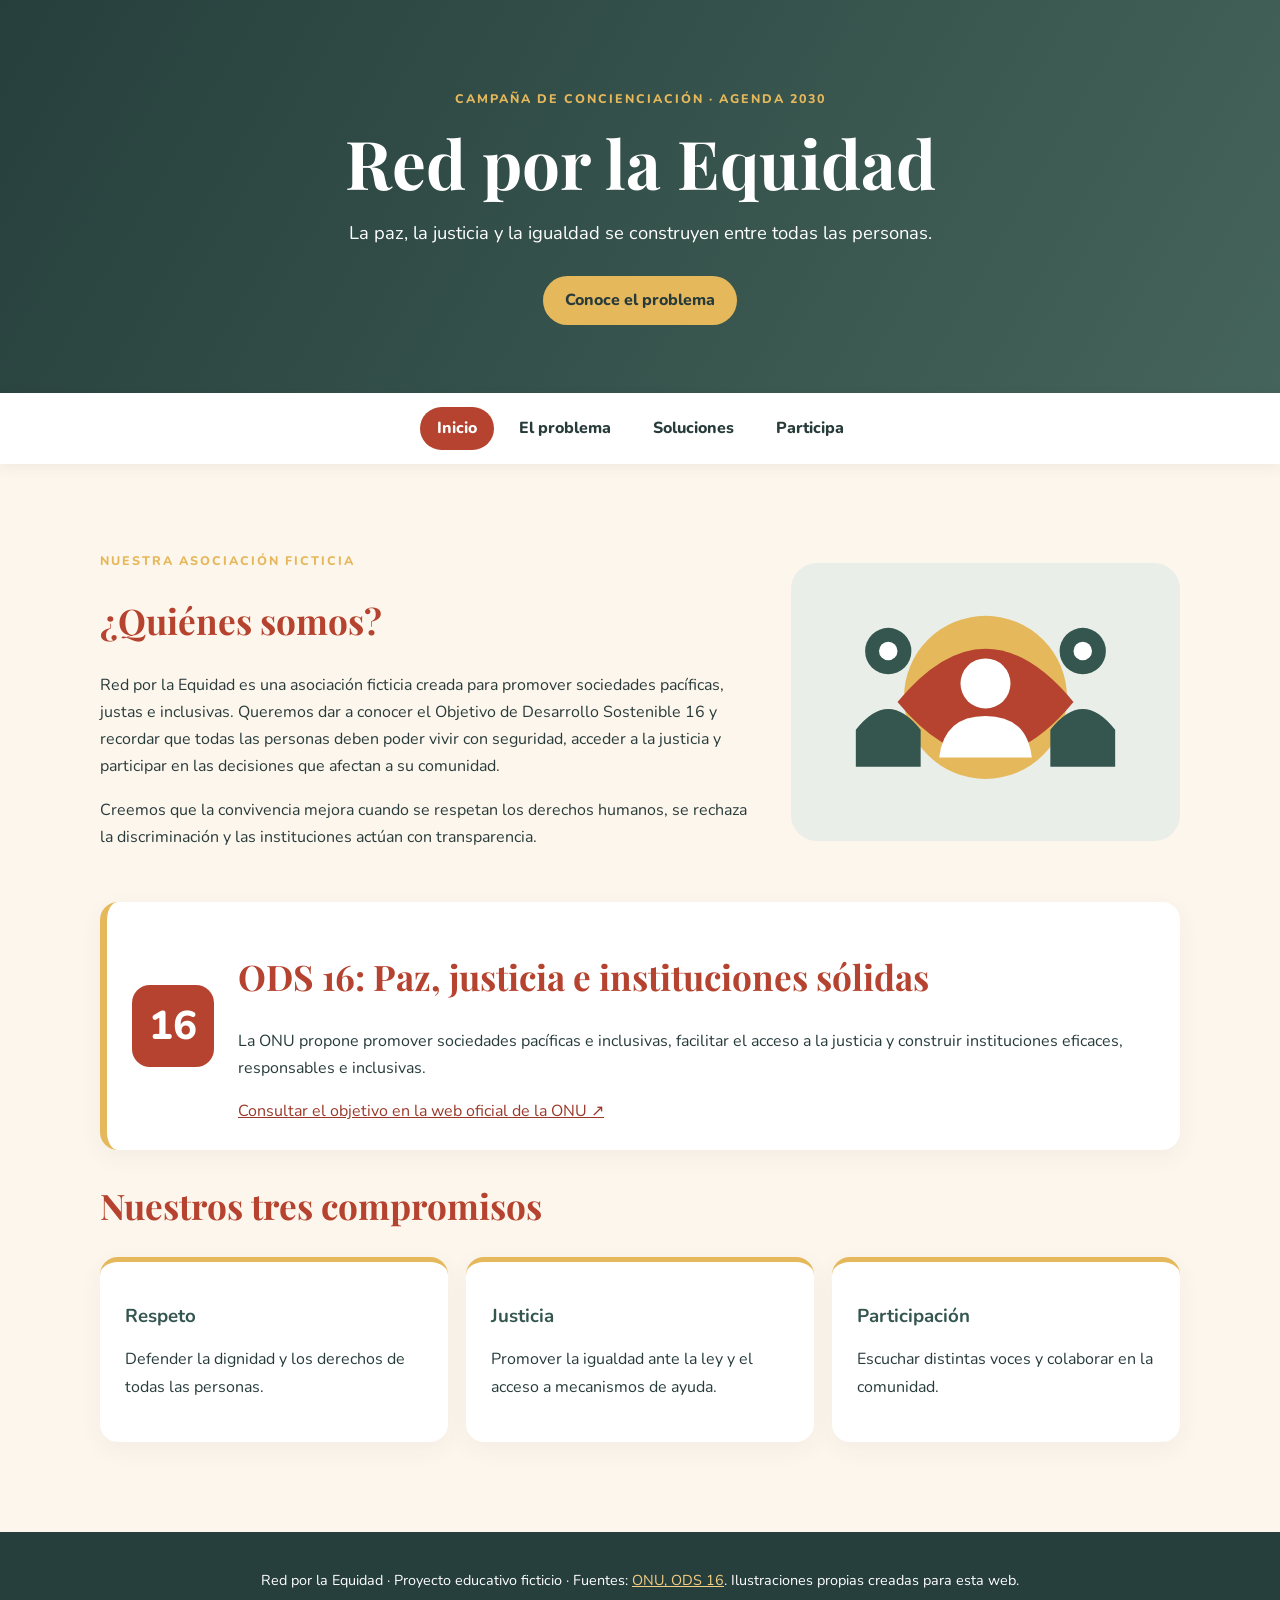
<file: index.html>
<!DOCTYPE html>
<html lang="es">
<head>
  <meta charset="UTF-8">
  <meta name="viewport" content="width=device-width, initial-scale=1">
  <title>Red por la Equidad | ODS 16</title>
  <link rel="stylesheet" href="style.css">
</head>
<body>
  <header class="hero">
    <div class="contenedor">
      <p class="etiqueta">CAMPAÑA DE CONCIENCIACIÓN · AGENDA 2030</p>
      <h1>Red por la Equidad</h1>
      <p class="subtitulo">La paz, la justicia y la igualdad se construyen entre todas las personas.</p>
      <a class="boton" href="problema.html">Conoce el problema</a>
    </div>
  </header>
  <nav aria-label="Menú principal">
    <a class="activo" href="index.html">Inicio</a>
    <a href="problema.html">El problema</a>
    <a href="soluciones.html">Soluciones</a>
    <a href="participa.html">Participa</a>
  </nav>
  <main class="contenedor">
    <section class="presentacion">
      <div>
        <p class="etiqueta">NUESTRA ASOCIACIÓN FICTICIA</p>
        <h2>¿Quiénes somos?</h2>
        <p>Red por la Equidad es una asociación ficticia creada para promover sociedades pacíficas, justas e inclusivas. Queremos dar a conocer el Objetivo de Desarrollo Sostenible 16 y recordar que todas las personas deben poder vivir con seguridad, acceder a la justicia y participar en las decisiones que afectan a su comunidad.</p>
        <p>Creemos que la convivencia mejora cuando se respetan los derechos humanos, se rechaza la discriminación y las instituciones actúan con transparencia.</p>
      </div>
      <img src="img/red-equidad.svg" alt="Ilustración de varias personas unidas alrededor de un símbolo de igualdad">
    </section>
    <section class="tarjeta ods">
      <span class="numero">16</span>
      <div>
        <h2>ODS 16: Paz, justicia e instituciones sólidas</h2>
        <p>La ONU propone promover sociedades pacíficas e inclusivas, facilitar el acceso a la justicia y construir instituciones eficaces, responsables e inclusivas.</p>
        <a href="https://sdgs.un.org/goals/goal16" target="_blank" rel="noopener">Consultar el objetivo en la web oficial de la ONU ↗</a>
      </div>
    </section>
    <section>
      <h2>Nuestros tres compromisos</h2>
      <div class="rejilla">
        <article class="mini"><h3>Respeto</h3><p>Defender la dignidad y los derechos de todas las personas.</p></article>
        <article class="mini"><h3>Justicia</h3><p>Promover la igualdad ante la ley y el acceso a mecanismos de ayuda.</p></article>
        <article class="mini"><h3>Participación</h3><p>Escuchar distintas voces y colaborar en la comunidad.</p></article>
      </div>
    </section>
  </main>
  <footer><p>Red por la Equidad · Proyecto educativo ficticio · Fuentes: <a href="https://sdgs.un.org/goals/goal16">ONU, ODS 16</a>. Ilustraciones propias creadas para esta web.</p></footer>
</body>
</html>
</file>
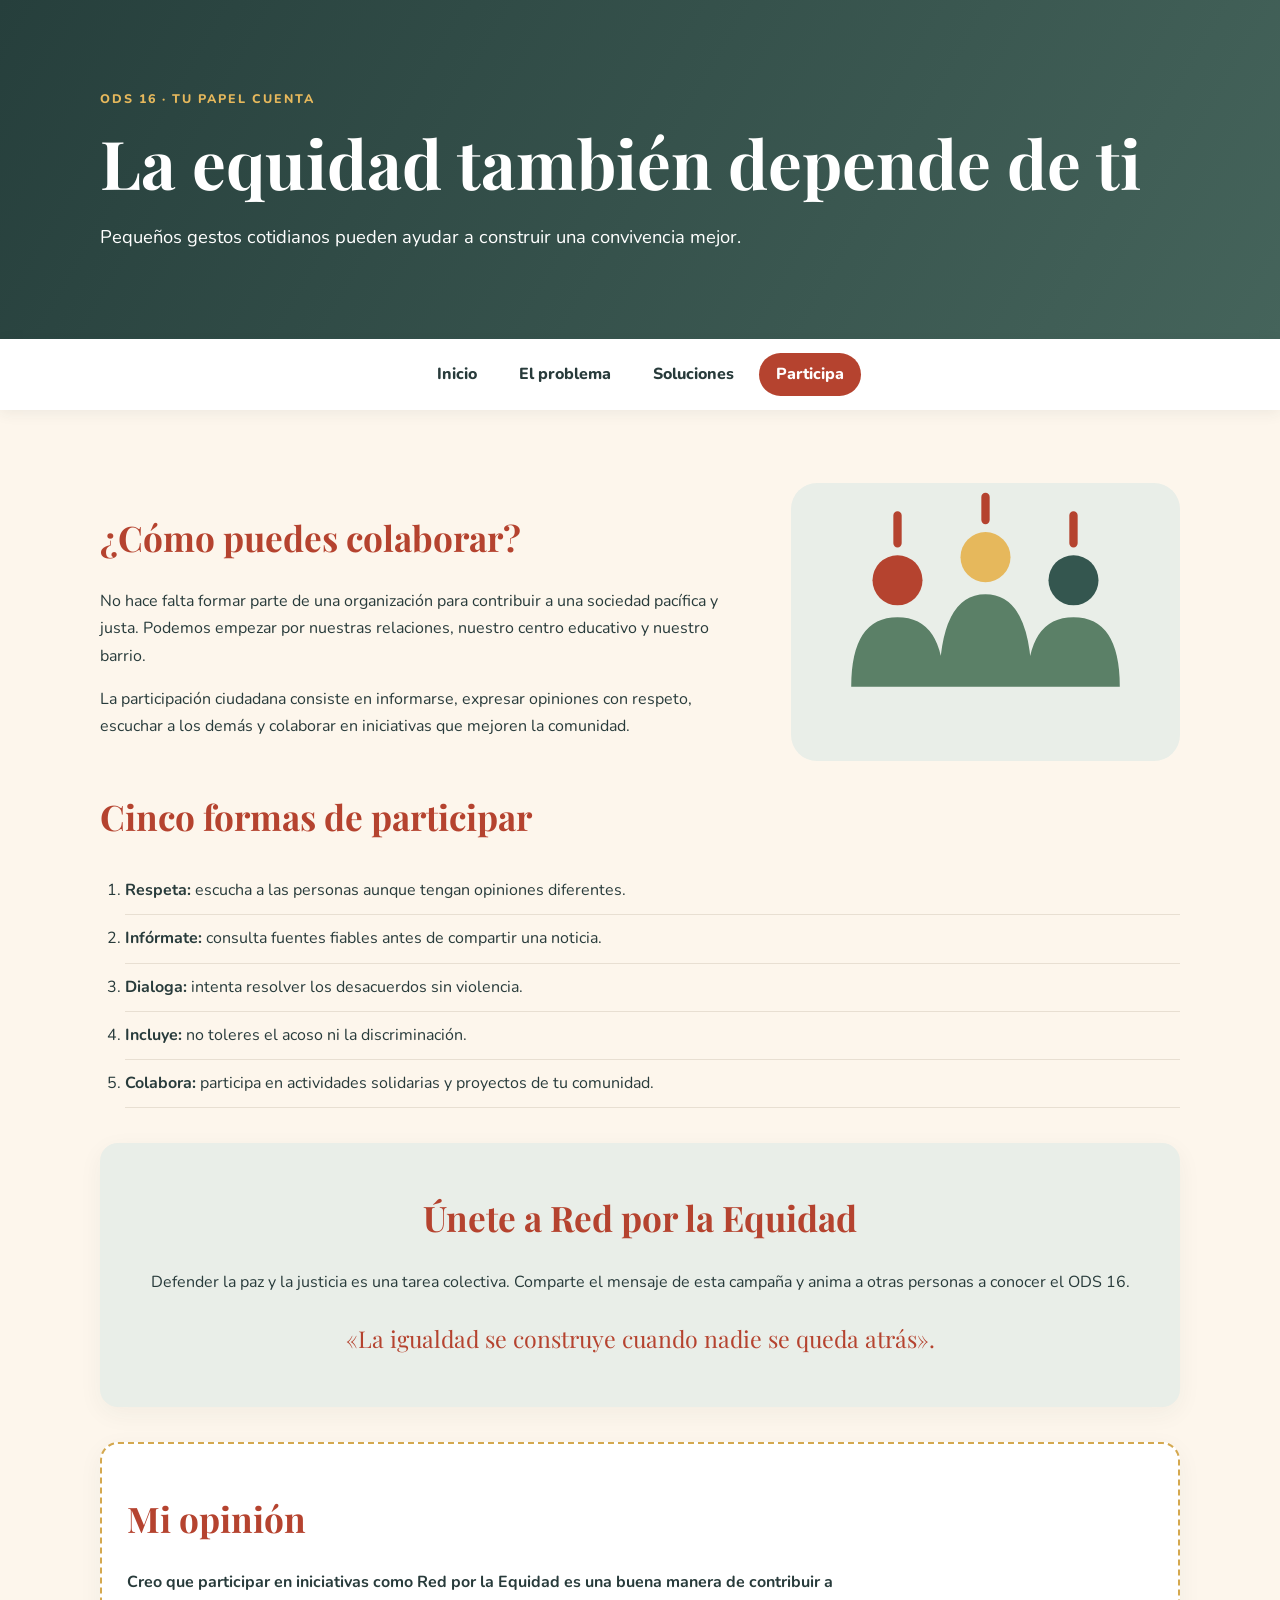
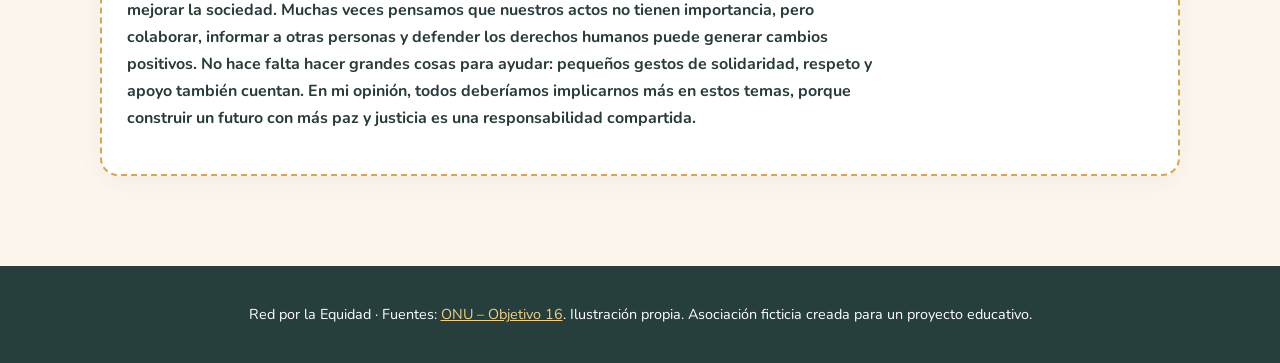
<file: participa.html>
<!DOCTYPE html>
<html lang="es">
<head>
  <meta charset="UTF-8">
  <meta name="viewport" content="width=device-width, initial-scale=1">
  <title>Participa | Red por la Equidad</title>
  <link rel="stylesheet" href="style.css">
</head>
<body>
  <header class="cabecera"><div class="contenedor"><p class="etiqueta">ODS 16 · TU PAPEL CUENTA</p><h1>La equidad también depende de ti</h1><p class="subtitulo">Pequeños gestos cotidianos pueden ayudar a construir una convivencia mejor.</p></div></header>
  <nav aria-label="Menú principal">
    <a href="index.html">Inicio</a><a href="problema.html">El problema</a><a href="soluciones.html">Soluciones</a><a class="activo" href="participa.html">Participa</a>
  </nav>
  <main class="contenedor">
    <section class="presentacion">
      <div><h2>¿Cómo puedes colaborar?</h2>
        <p>No hace falta formar parte de una organización para contribuir a una sociedad pacífica y justa. Podemos empezar por nuestras relaciones, nuestro centro educativo y nuestro barrio.</p>
        <p>La participación ciudadana consiste en informarse, expresar opiniones con respeto, escuchar a los demás y colaborar en iniciativas que mejoren la comunidad.</p>
      </div>
      <img src="img/participa.svg" alt="Ilustración de personas colaborando y levantando las manos">
    </section>
    <section><h2>Cinco formas de participar</h2>
      <ol class="pasos">
        <li><strong>Respeta:</strong> escucha a las personas aunque tengan opiniones diferentes.</li>
        <li><strong>Infórmate:</strong> consulta fuentes fiables antes de compartir una noticia.</li>
        <li><strong>Dialoga:</strong> intenta resolver los desacuerdos sin violencia.</li>
        <li><strong>Incluye:</strong> no toleres el acoso ni la discriminación.</li>
        <li><strong>Colabora:</strong> participa en actividades solidarias y proyectos de tu comunidad.</li>
      </ol>
    </section>
    <section class="tarjeta llamada"><h2>Únete a Red por la Equidad</h2><p>Defender la paz y la justicia es una tarea colectiva. Comparte el mensaje de esta campaña y anima a otras personas a conocer el ODS 16.</p><p class="frase">«La igualdad se construye cuando nadie se queda atrás».</p></section>
    <section class="opinion"><h2>Mi opinión</h2><p><strong>Creo que participar en iniciativas como Red por la Equidad es una buena manera de contribuir a<br> mejorar la sociedad. Muchas veces pensamos que nuestros actos no tienen importancia, pero<br> colaborar, informar a otras personas y defender los derechos humanos puede generar cambios<br> positivos. No hace falta hacer grandes cosas para ayudar: pequeños gestos de solidaridad, respeto y<br> apoyo también cuentan. En mi opinión, todos deberíamos implicarnos más en estos temas, porque<br> construir un futuro con más paz y justicia es una responsabilidad compartida.</strong></div></section>
  </main>
  <footer><p>Red por la Equidad · Fuentes: <a href="https://sdgs.un.org/goals/goal16">ONU – Objetivo 16</a>. Ilustración propia. Asociación ficticia creada para un proyecto educativo.</p></footer>
</body>
</html>
</file>
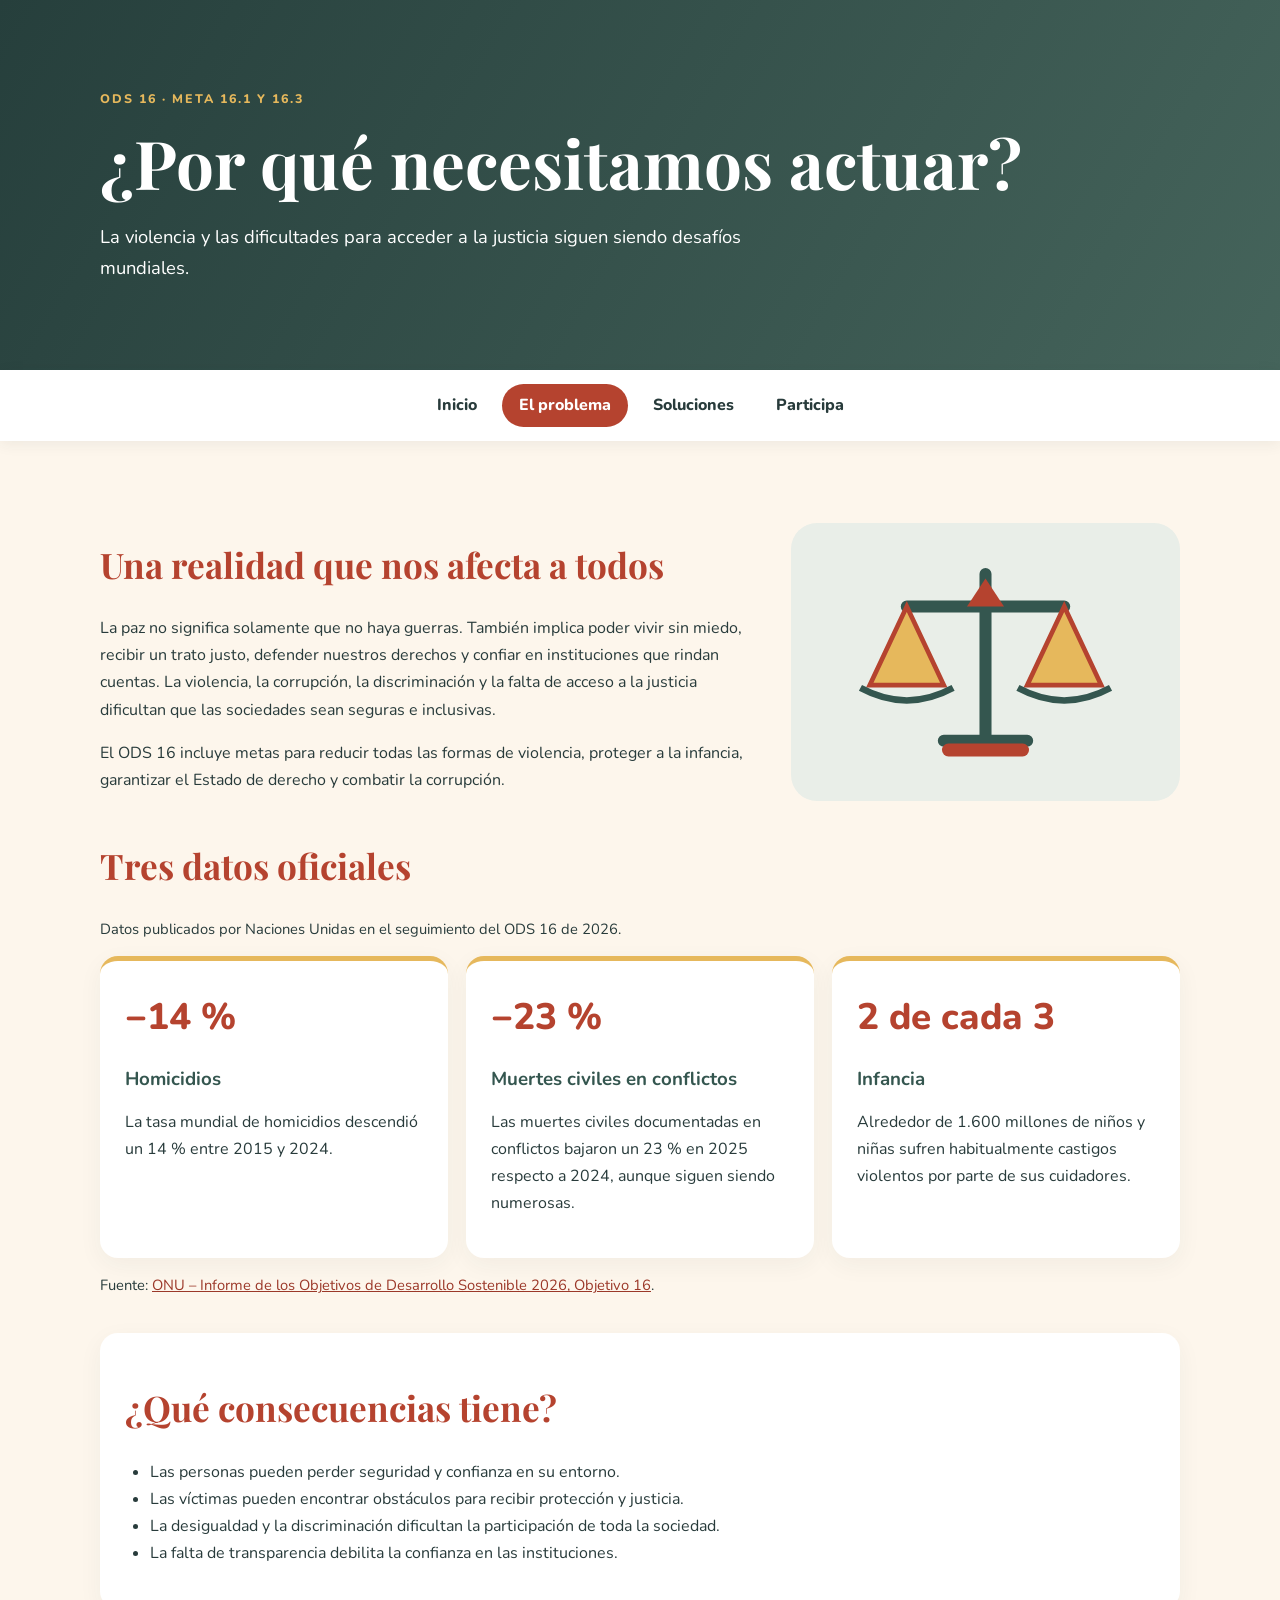
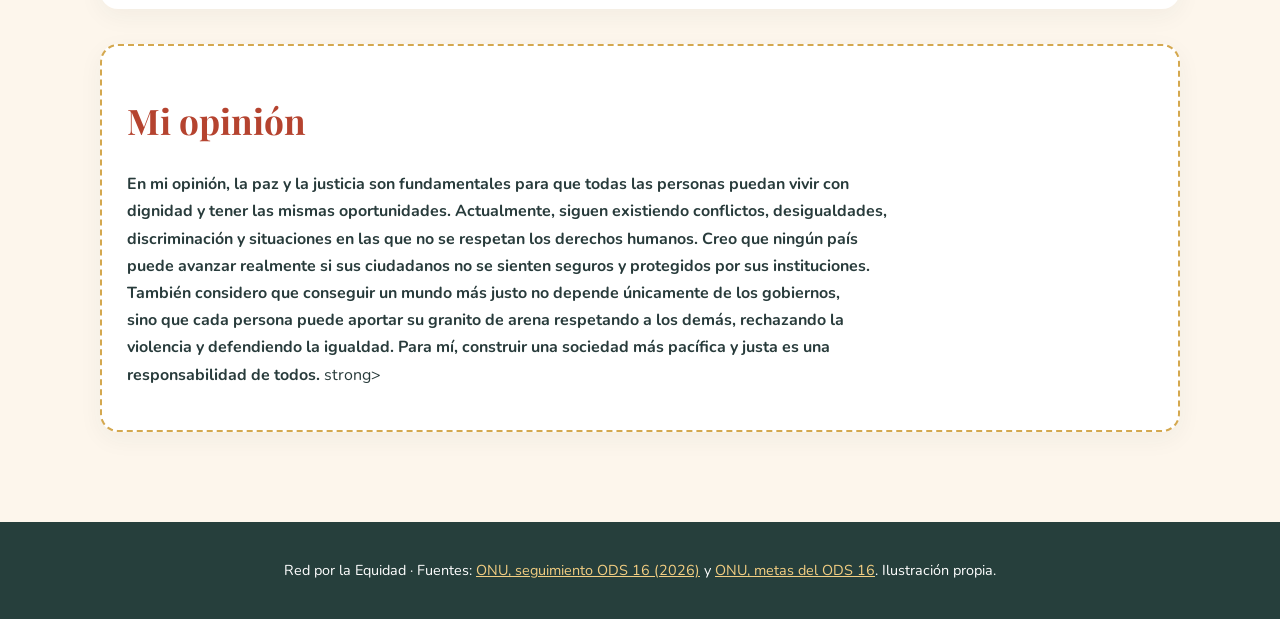
<file: problema.html>
<!DOCTYPE html>
<html lang="es">
<head>
  <meta charset="UTF-8">
  <meta name="viewport" content="width=device-width, initial-scale=1">
  <title>El problema | Red por la Equidad</title>
  <link rel="stylesheet" href="style.css">
</head>
<body>
  <header class="cabecera"><div class="contenedor"><p class="etiqueta">ODS 16 · META 16.1 Y 16.3</p><h1>¿Por qué necesitamos actuar?</h1><p class="subtitulo">La violencia y las dificultades para acceder a la justicia siguen siendo desafíos mundiales.</p></div></header>
  <nav aria-label="Menú principal">
    <a href="index.html">Inicio</a><a class="activo" href="problema.html">El problema</a><a href="soluciones.html">Soluciones</a><a href="participa.html">Participa</a>
  </nav>
  <main class="contenedor">
    <section class="presentacion">
      <div><h2>Una realidad que nos afecta a todos</h2>
        <p>La paz no significa solamente que no haya guerras. También implica poder vivir sin miedo, recibir un trato justo, defender nuestros derechos y confiar en instituciones que rindan cuentas. La violencia, la corrupción, la discriminación y la falta de acceso a la justicia dificultan que las sociedades sean seguras e inclusivas.</p>
        <p>El ODS 16 incluye metas para reducir todas las formas de violencia, proteger a la infancia, garantizar el Estado de derecho y combatir la corrupción.</p>
      </div>
      <img src="img/justicia.svg" alt="Ilustración de una balanza que representa la justicia">
    </section>
    <section>
      <h2>Tres datos oficiales</h2>
      <p class="nota">Datos publicados por Naciones Unidas en el seguimiento del ODS 16 de 2026.</p>
      <div class="rejilla datos">
        <article class="mini"><strong class="cifra">−14 %</strong><h3>Homicidios</h3><p>La tasa mundial de homicidios descendió un 14 % entre 2015 y 2024.</p></article>
        <article class="mini"><strong class="cifra">−23 %</strong><h3>Muertes civiles en conflictos</h3><p>Las muertes civiles documentadas en conflictos bajaron un 23 % en 2025 respecto a 2024, aunque siguen siendo numerosas.</p></article>
        <article class="mini"><strong class="cifra">2 de cada 3</strong><h3>Infancia</h3><p>Alrededor de 1.600 millones de niños y niñas sufren habitualmente castigos violentos por parte de sus cuidadores.</p></article>
      </div>
      <p class="fuente">Fuente: <a href="https://unstats.un.org/sdgs/report/2026/Goal-16/" target="_blank" rel="noopener">ONU – Informe de los Objetivos de Desarrollo Sostenible 2026, Objetivo 16</a>.</p>
    </section>
    <section class="tarjeta"><h2>¿Qué consecuencias tiene?</h2>
      <ul><li>Las personas pueden perder seguridad y confianza en su entorno.</li><li>Las víctimas pueden encontrar obstáculos para recibir protección y justicia.</li><li>La desigualdad y la discriminación dificultan la participación de toda la sociedad.</li><li>La falta de transparencia debilita la confianza en las instituciones.</li></ul>
    </section>
    <section class="opinion"><h2>Mi opinión</h2><p><strong>En mi opinión, la paz y la justicia son fundamentales para que todas las personas puedan vivir con<br> dignidad y tener las mismas oportunidades. Actualmente, siguen existiendo conflictos, desigualdades,<br> discriminación y situaciones en las que no se respetan los derechos humanos. Creo que ningún país<br> puede avanzar realmente si sus ciudadanos no se sienten seguros y protegidos por sus instituciones.<br> También considero que conseguir un mundo más justo no depende únicamente de los gobiernos,<br> sino que cada persona puede aportar su granito de arena respetando a los demás, rechazando la<br> violencia y defendiendo la igualdad. Para mí, construir una sociedad más pacífica y justa es una<br> responsabilidad de todos.     </strong>strong></p><div class="lineas"></div></section>
  </main>
  <footer><p>Red por la Equidad · Fuentes: <a href="https://unstats.un.org/sdgs/report/2026/Goal-16/">ONU, seguimiento ODS 16 (2026)</a> y <a href="https://sdgs.un.org/goals/goal16">ONU, metas del ODS 16</a>. Ilustración propia.</p></footer>
</body>
</html>
</file>
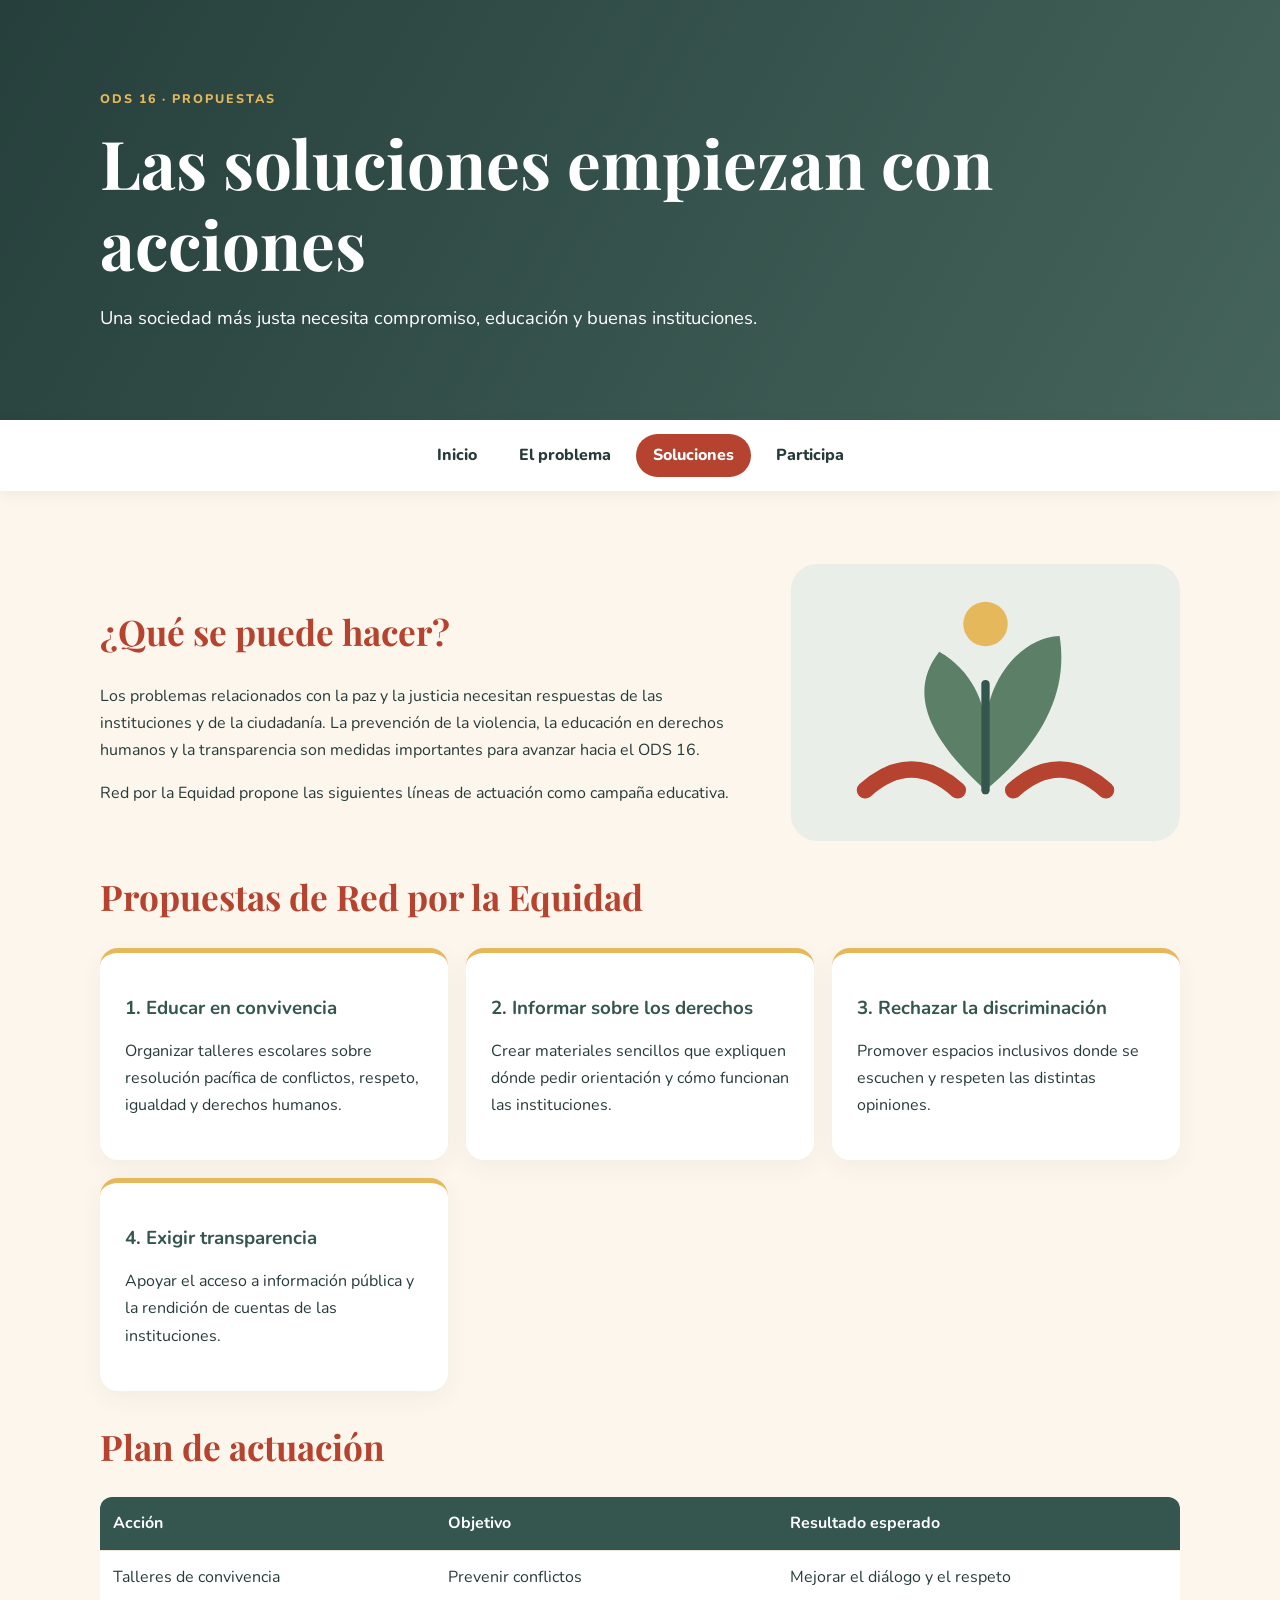
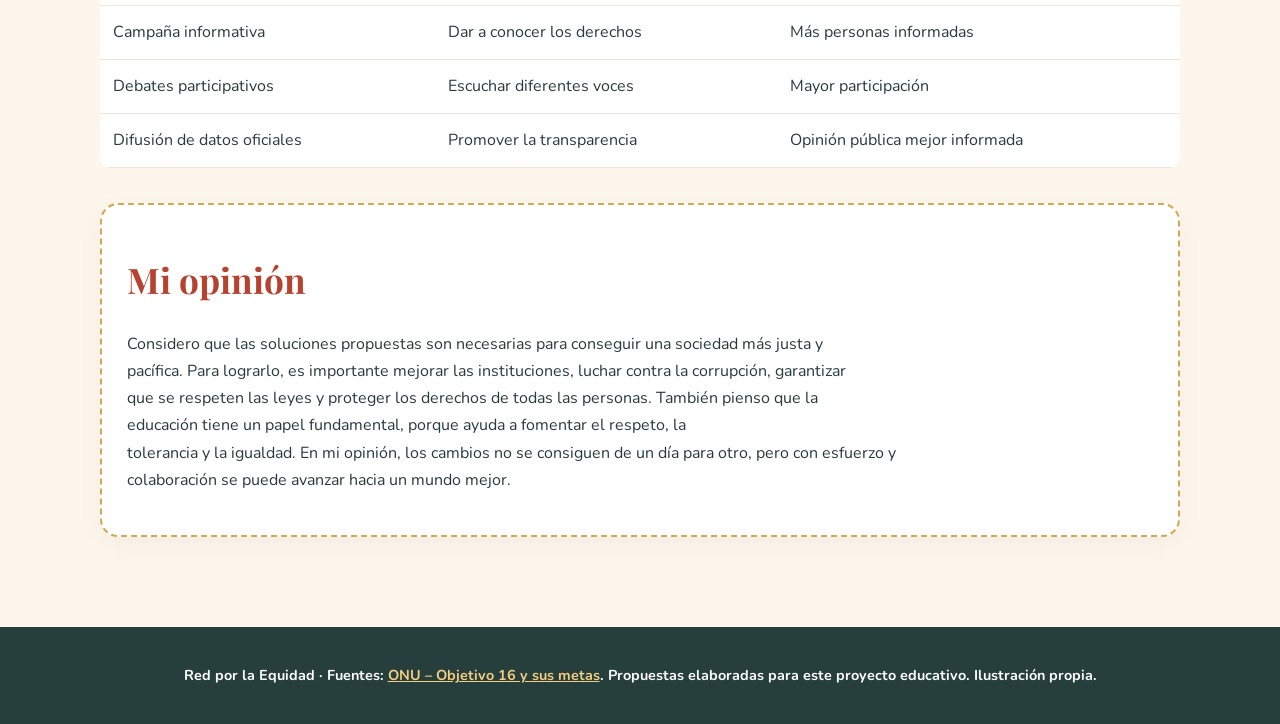
<file: soluciones.html>
<!DOCTYPE html>
<html lang="es">
<head>
  <meta charset="UTF-8">
  <meta name="viewport" content="width=device-width, initial-scale=1">
  <title>Soluciones | Red por la Equidad</title>
  <link rel="stylesheet" href="style.css">
</head>
<body>
  <header class="cabecera"><div class="contenedor"><p class="etiqueta">ODS 16 · PROPUESTAS</p><h1>Las soluciones empiezan con acciones</h1><p class="subtitulo">Una sociedad más justa necesita compromiso, educación y buenas instituciones.</p></div></header>
  <nav aria-label="Menú principal">
    <a href="index.html">Inicio</a><a href="problema.html">El problema</a><a class="activo" href="soluciones.html">Soluciones</a><a href="participa.html">Participa</a>
  </nav>
  <main class="contenedor">
    <section class="presentacion">
      <div><h2>¿Qué se puede hacer?</h2>
        <p>Los problemas relacionados con la paz y la justicia necesitan respuestas de las instituciones y de la ciudadanía. La prevención de la violencia, la educación en derechos humanos y la transparencia son medidas importantes para avanzar hacia el ODS 16.</p>
        <p>Red por la Equidad propone las siguientes líneas de actuación como campaña educativa.</p>
      </div>
      <img src="img/soluciones.svg" alt="Ilustración de manos que sostienen una planta como símbolo de cooperación">
    </section>
    <section><h2>Propuestas de Red por la Equidad</h2>
      <div class="rejilla">
        <article class="mini"><h3>1. Educar en convivencia</h3><p>Organizar talleres escolares sobre resolución pacífica de conflictos, respeto, igualdad y derechos humanos.</p></article>
        <article class="mini"><h3>2. Informar sobre los derechos</h3><p>Crear materiales sencillos que expliquen dónde pedir orientación y cómo funcionan las instituciones.</p></article>
        <article class="mini"><h3>3. Rechazar la discriminación</h3><p>Promover espacios inclusivos donde se escuchen y respeten las distintas opiniones.</p></article>
        <article class="mini"><h3>4. Exigir transparencia</h3><p>Apoyar el acceso a información pública y la rendición de cuentas de las instituciones.</p></article>
      </div>
    </section>
    <section><h2>Plan de actuación</h2>
      <table><thead><tr><th>Acción</th><th>Objetivo</th><th>Resultado esperado</th></tr></thead><tbody>
        <tr><td>Talleres de convivencia</td><td>Prevenir conflictos</td><td>Mejorar el diálogo y el respeto</td></tr>
        <tr><td>Campaña informativa</td><td>Dar a conocer los derechos</td><td>Más personas informadas</td></tr>
        <tr><td>Debates participativos</td><td>Escuchar diferentes voces</td><td>Mayor participación</td></tr>
        <tr><td>Difusión de datos oficiales</td><td>Promover la transparencia</td><td>Opinión pública mejor informada</td></tr>
      </tbody></table>
    </section>
    <section class="opinion"><h2>Mi opinión</h2><p><strong></strong>Considero que las soluciones propuestas son necesarias para conseguir una sociedad más justa y<br> pacífica. Para lograrlo, es importante mejorar las instituciones, luchar contra la corrupción, garantizar<br> que se respeten las leyes y proteger los derechos de todas las personas. También pienso que la<br> educación tiene un papel fundamental, porque ayuda a fomentar el respeto, la<br> tolerancia y la igualdad. En mi opinión, los cambios no se consiguen de un día para otro, pero con esfuerzo y<br> colaboración se puede avanzar hacia un mundo mejor.<strong></div></section>
  </main>
  <footer><p>Red por la Equidad · Fuentes: <a href="https://sdgs.un.org/goals/goal16">ONU – Objetivo 16 y sus metas</a>. Propuestas elaboradas para este proyecto educativo. Ilustración propia.</p></footer>
</body>
</html>
</file>
<file: style.css>
@import url('https://fonts.googleapis.com/css2?family=Nunito:wght@400;600;700;800&family=Playfair+Display:wght@700&display=swap');

:root {
  --fondo: #fdf6ec;
  --texto: #283b3b;
  --principal: #b5432f;
  --secundario: #e6b85c;
  --blanco: #ffffff;
}
* { box-sizing: border-box; }
body {
  margin: 0;
  background: var(--fondo);
  color: var(--texto);
  font-family: 'Nunito', Arial, sans-serif;
  line-height: 1.7;
}
.contenedor { width: min(1080px, 90%); margin: 0 auto; }
.hero, .cabecera {
  background: linear-gradient(120deg, #263f3c, #45645b);
  color: var(--blanco);
  padding: 76px 0 68px;
}
.hero { text-align: center; }
h1, h2, h3 { line-height: 1.2; }
h1 { font-family: 'Playfair Display', Georgia, serif; font-size: clamp(2.3rem, 6vw, 4.2rem); margin: 8px 0 14px; }
h2 { font-family: 'Playfair Display', Georgia, serif; color: var(--principal); font-size: clamp(1.6rem, 3vw, 2.2rem); }
h3 { color: #34564f; }
.subtitulo { font-size: 1.15rem; max-width: 720px; }
.hero .subtitulo { margin: 0 auto 28px; }
.etiqueta { color: var(--secundario); font-weight: 800; letter-spacing: 2px; font-size: .78rem; }
.boton { display: inline-block; background: var(--secundario); color: #283b3b; padding: 11px 22px; border-radius: 30px; text-decoration: none; font-weight: 800; }
nav { display: flex; justify-content: center; flex-wrap: wrap; gap: 8px; background: var(--blanco); padding: 14px; box-shadow: 0 3px 14px #283b3b12; }
nav a { color: var(--texto); text-decoration: none; padding: 8px 17px; border-radius: 22px; font-weight: 800; }
nav a:hover, nav a.activo { background: var(--principal); color: var(--blanco); }
main { padding-top: 38px; padding-bottom: 55px; }
section { margin: 35px 0; }
.presentacion { display: grid; grid-template-columns: 1.35fr .8fr; gap: 35px; align-items: center; }
.presentacion img { width: 100%; max-height: 300px; object-fit: contain; }
.tarjeta, .mini, .opinion { background: var(--blanco); border-radius: 18px; padding: 25px; box-shadow: 0 7px 24px #283b3b0d; }
.ods { display: flex; gap: 24px; align-items: center; border-left: 7px solid var(--secundario); }
.numero { display: grid; place-items: center; min-width: 82px; height: 82px; border-radius: 18px; background: #b5432f; color: white; font-size: 2.5rem; font-weight: 800; }
.rejilla { display: grid; grid-template-columns: repeat(3, 1fr); gap: 18px; }
.rejilla .mini { border-top: 5px solid var(--secundario); }
.datos { grid-template-columns: repeat(3, 1fr); }
.cifra { display: block; color: var(--principal); font-size: 2.3rem; font-weight: 800; }
.nota, .fuente { font-size: .92rem; }
a { color: #9b3829; }
a:hover { color: #34564f; }
ul, ol { padding-left: 25px; }
.pasos li { padding: 10px 0; border-bottom: 1px solid #e8dfd2; }
table { width: 100%; border-collapse: collapse; background: white; border-radius: 12px; overflow: hidden; }
th, td { text-align: left; padding: 13px; border-bottom: 1px solid #eee4d8; }
th { background: #34564f; color: white; }
.opinion { border: 2px dashed #d4a84f; }
.lineas { color: #9b9b9b; line-height: 2.3; overflow-wrap: anywhere; }
.llamada { text-align: center; background: #e9eee8; }
.frase { color: var(--principal); font-family: 'Playfair Display', Georgia, serif; font-size: 1.45rem; }
footer { background: #263f3c; color: white; padding: 22px 5%; text-align: center; font-size: .9rem; }
footer a { color: #f3ce82; }
@media (max-width: 700px) {
  .presentacion { grid-template-columns: 1fr; }
  .presentacion img { max-height: 220px; }
  .rejilla, .datos { grid-template-columns: 1fr; }
  .ods { align-items: flex-start; flex-direction: column; }
  nav { gap: 2px; }
  nav a { padding: 7px 11px; }
  th, td { padding: 9px 7px; font-size: .9rem; }
}
</file>
